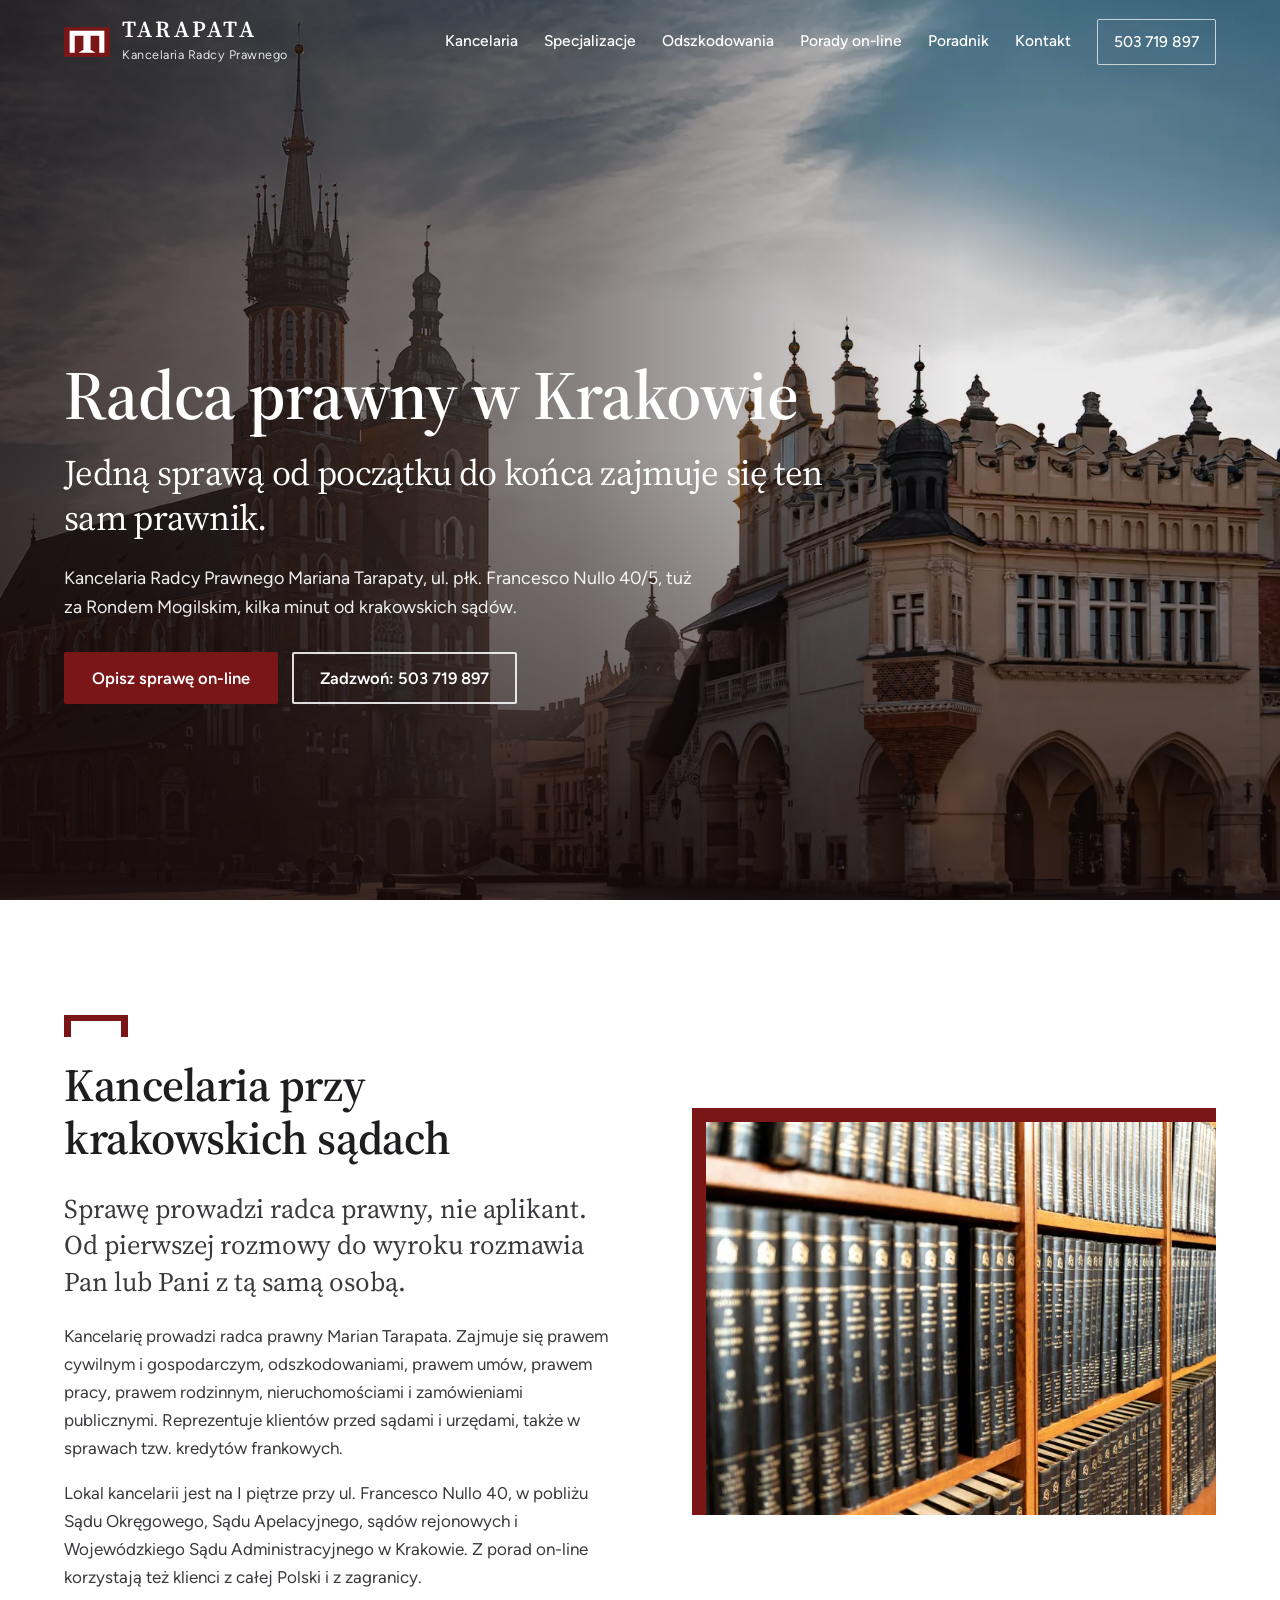
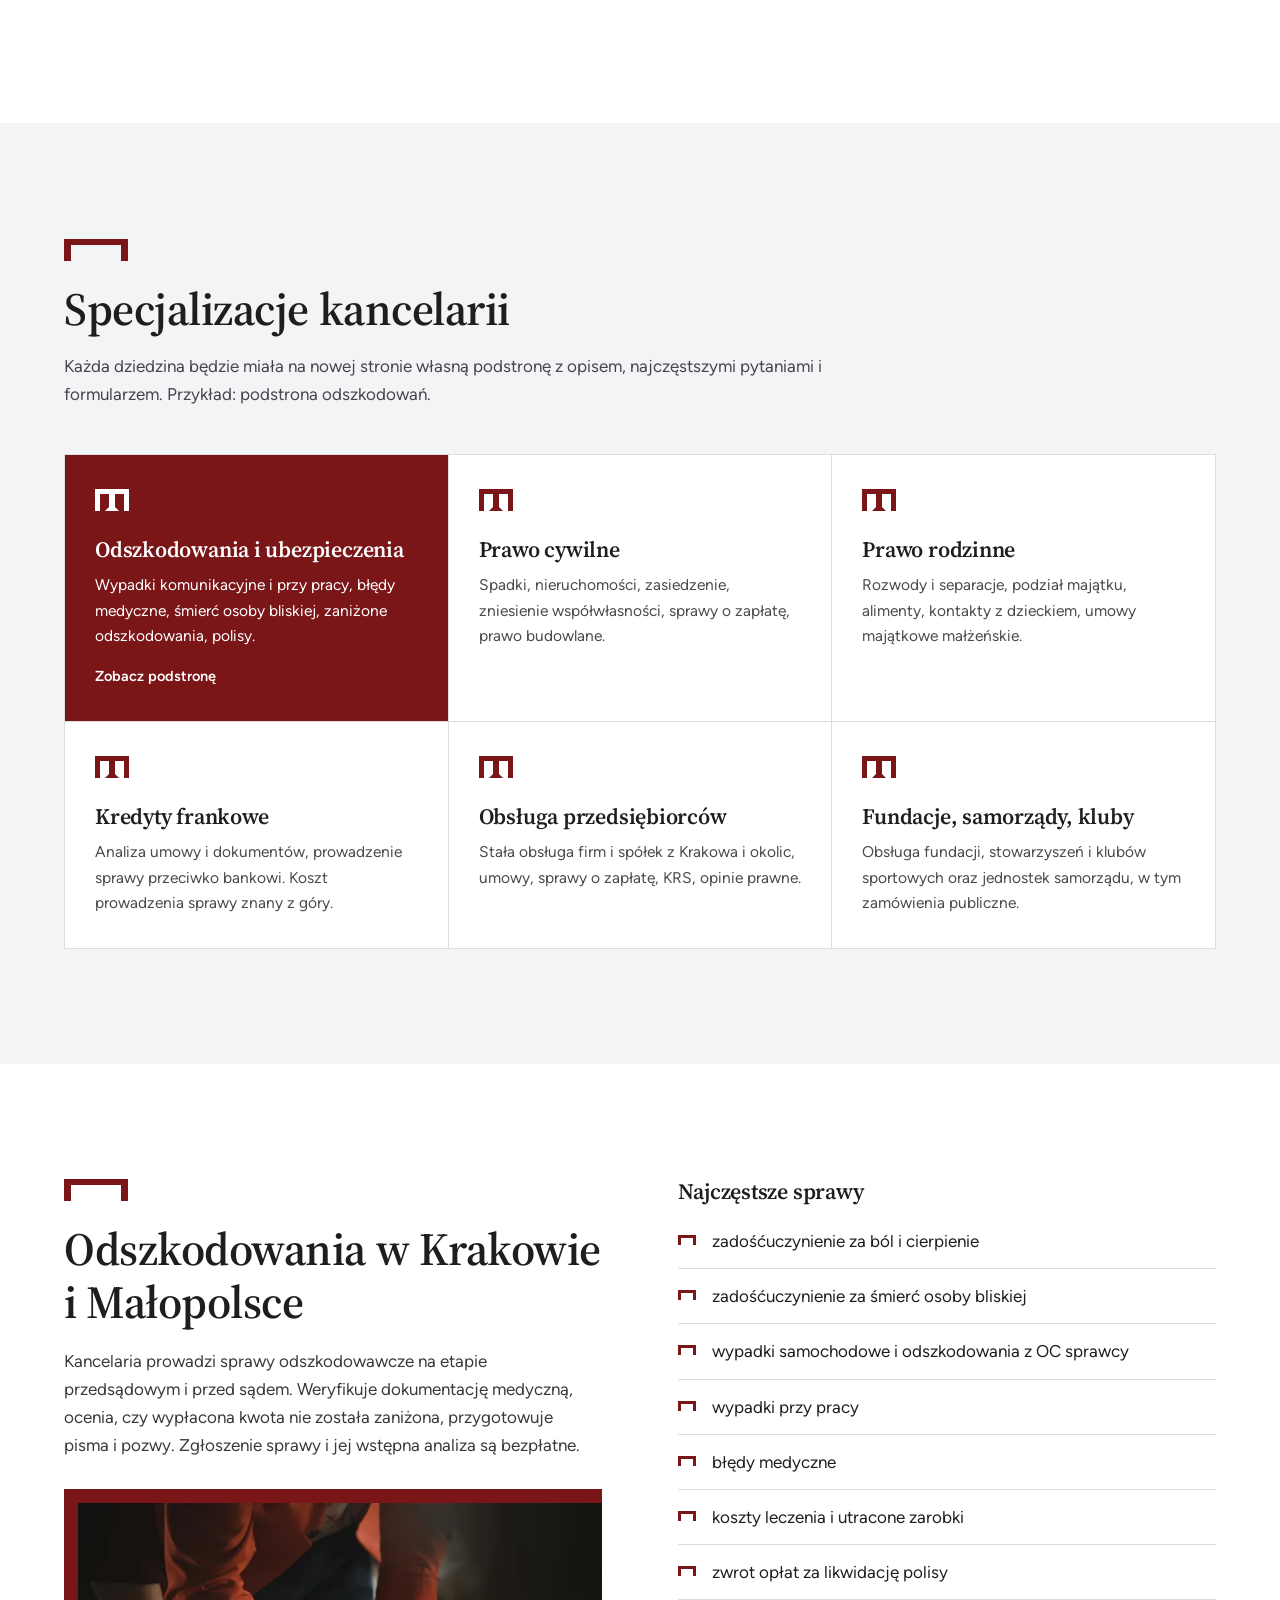
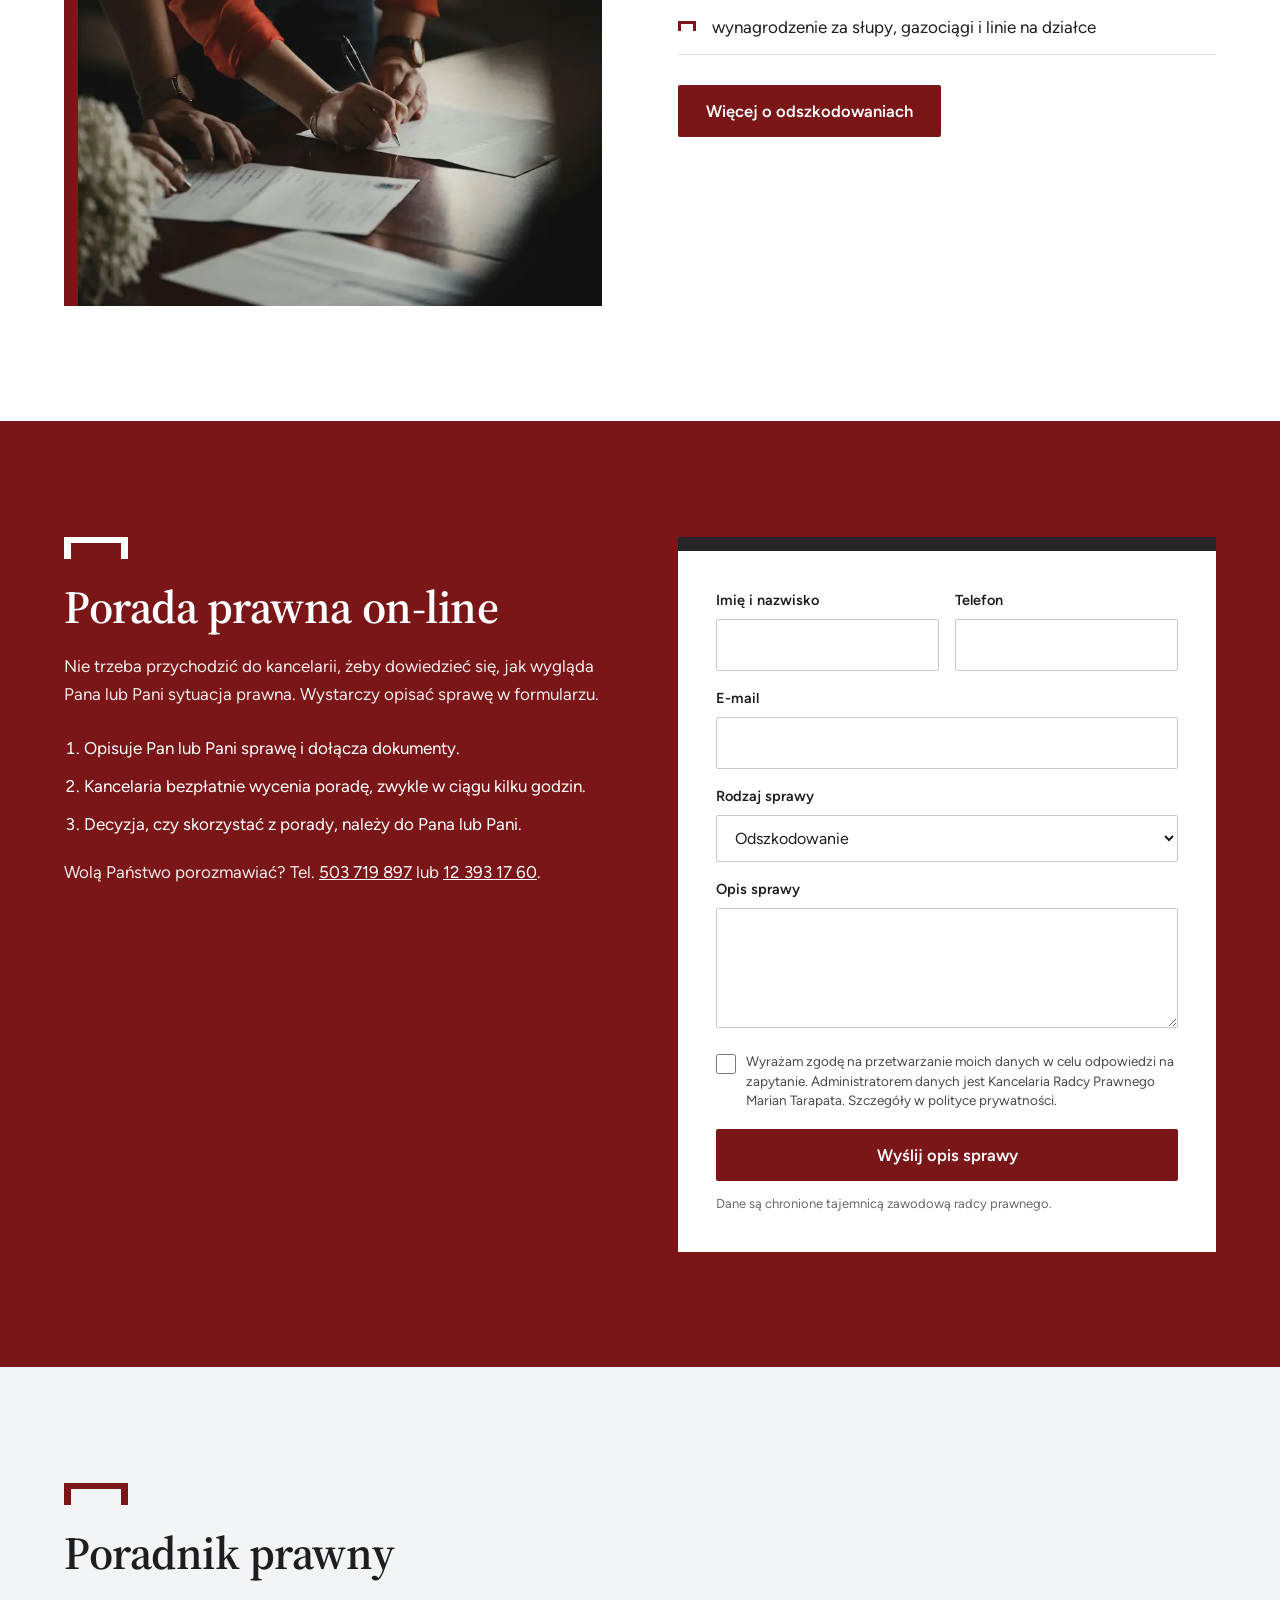
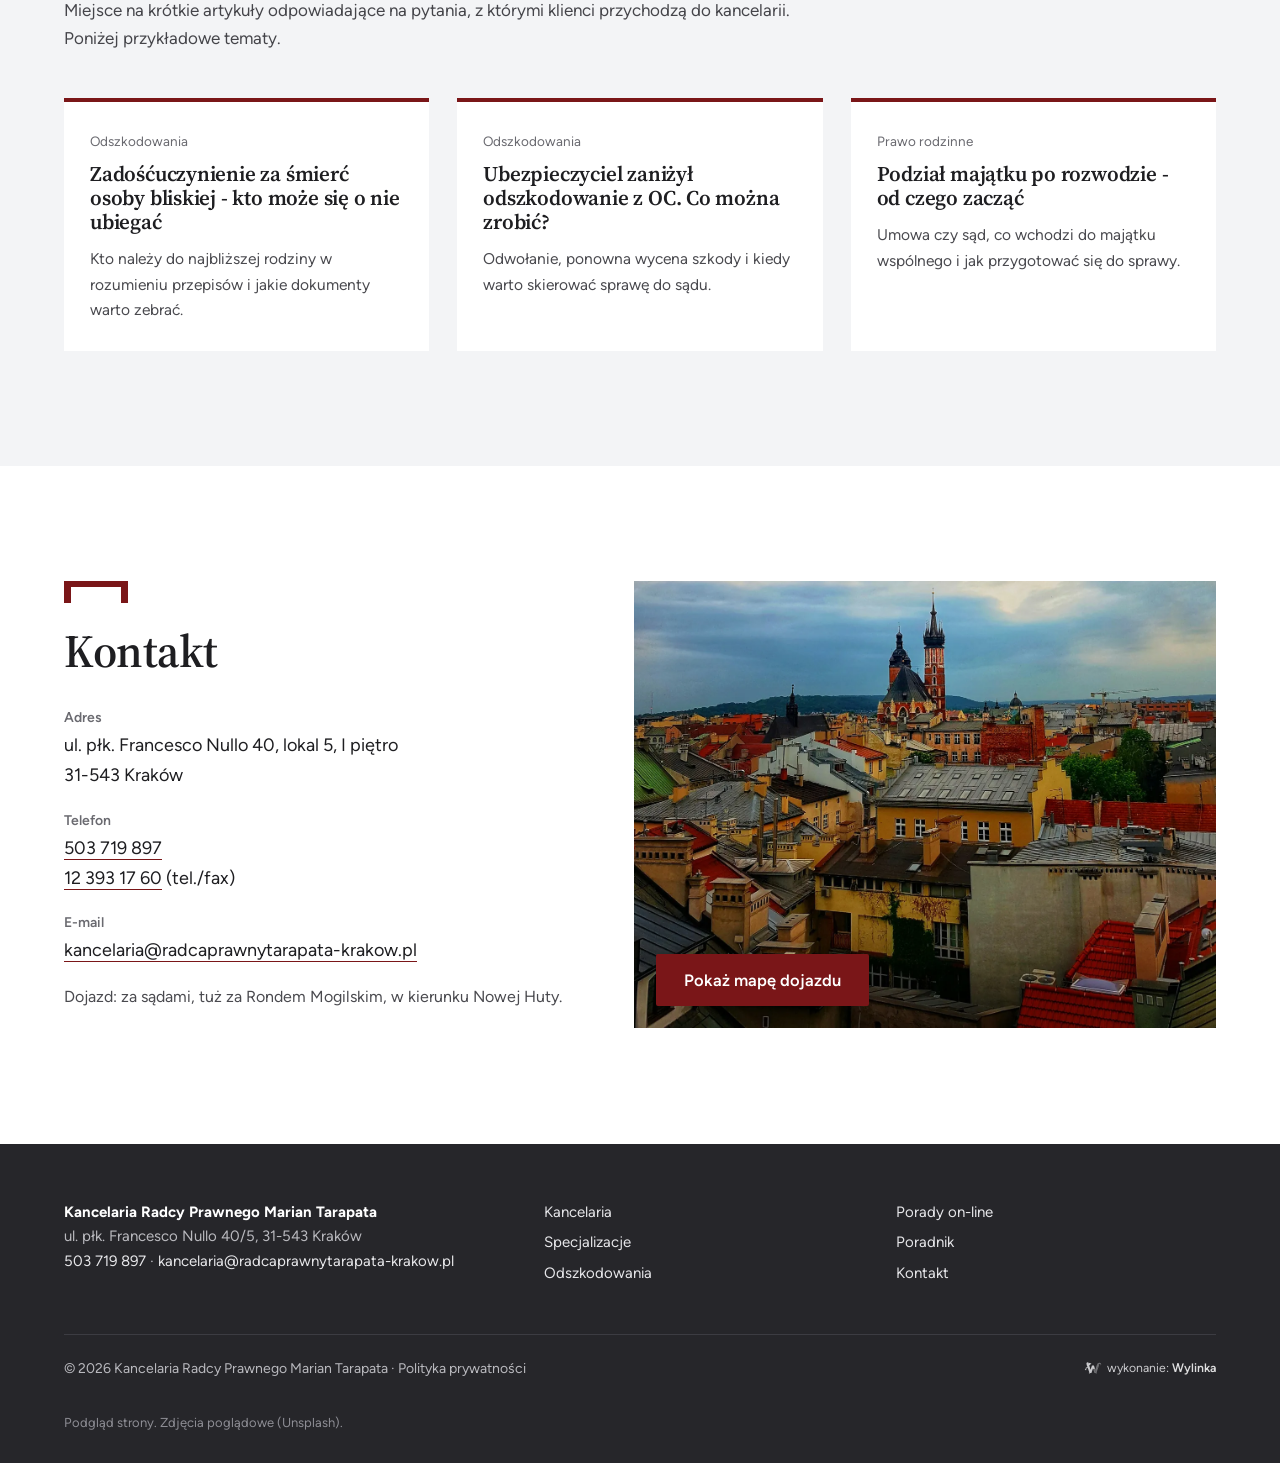
<file: index.html>
<!doctype html>
<html lang="pl">
<head>
<meta charset="utf-8">
<meta name="viewport" content="width=device-width,initial-scale=1">
<meta name="robots" content="noindex, nofollow" data-podglad>
<title>Radca prawny Kraków - Kancelaria Radcy Prawnego Marian Tarapata</title>
<meta name="description" content="Kancelaria Radcy Prawnego Mariana Tarapaty w Krakowie, ul. płk. Francesco Nullo 40/5, przy krakowskich sądach. Odszkodowania, prawo cywilne i rodzinne, kredyty frankowe, obsługa firm. Porady prawne on-line.">
<link rel="preload" as="image" imagesrcset="img/krakow-pion-480.webp 480w, img/krakow-pion-800.webp 800w" imagesizes="100vw" media="(max-width:760px)">
<link rel="preload" as="image" imagesrcset="img/krakow-1024.webp 1024w, img/krakow-1600.webp 1600w, img/krakow-2560.webp 2560w" imagesizes="100vw" media="(min-width:761px)">
<link rel="preload" href="fonts/sourceserif4-latin.woff2" as="font" type="font/woff2" crossorigin>
<link rel="stylesheet" href="style.css">
<link rel="icon" href="data:image/svg+xml,%3Csvg xmlns='http://www.w3.org/2000/svg' viewBox='0 0 90 58'%3E%3Crect width='90' height='58' fill='%237A1618'/%3E%3Cpath d='M11 7H79V50H69V17H52V44L62 50H28L38 44V17H21V50H11Z' fill='%23fff'/%3E%3C/svg%3E">
<script type="application/ld+json">
{"@context":"https://schema.org","@type":"LegalService","name":"Kancelaria Radcy Prawnego Marian Tarapata","url":"https://radcaprawnytarapata-krakow.pl/","telephone":["+48503719897","+48123931760"],"email":"kancelaria@radcaprawnytarapata-krakow.pl","address":{"@type":"PostalAddress","streetAddress":"ul. płk. Francesco Nullo 40/5","postalCode":"31-543","addressLocality":"Kraków","addressRegion":"małopolskie","addressCountry":"PL"},"areaServed":["Kraków","województwo małopolskie"],"founder":{"@type":"Person","name":"Marian Tarapata","jobTitle":"radca prawny"},"knowsAbout":["odszkodowania","prawo cywilne","prawo rodzinne","kredyty frankowe","prawo gospodarcze","zamówienia publiczne"]}
</script>
<style>
.wylinka-badge{display:inline-flex;align-items:center;gap:.4em;color:inherit;text-decoration:none;font-size:.875em;line-height:1;opacity:.85}
.wylinka-badge:hover,.wylinka-badge:focus-visible{opacity:1}
.wylinka-badge:focus-visible{outline:2px solid currentColor;outline-offset:3px;border-radius:2px}
.wylinka-badge svg{width:18px;height:18px;flex:none;overflow:visible}
.wylinka-badge b{font-weight:600}
.wylinka-badge .wy-old{opacity:.45;transform-origin:40px 30px;transition:transform .32s cubic-bezier(.3,.7,.4,1),opacity .32s ease-out}
.wylinka-badge .wy-pod{opacity:0;transition:opacity .2s ease-out .08s}
.wylinka-badge:hover .wy-old,.wylinka-badge:focus-visible .wy-old{transform:translate(9px,7px) rotate(9deg);opacity:0}
.wylinka-badge:hover .wy-pod,.wylinka-badge:focus-visible .wy-pod{opacity:1}
@media (prefers-reduced-motion:reduce){.wylinka-badge .wy-old,.wylinka-badge .wy-pod{transition:none}.wylinka-badge:hover .wy-old,.wylinka-badge:focus-visible .wy-old{transform:none;opacity:.45}.wylinka-badge:hover .wy-pod,.wylinka-badge:focus-visible .wy-pod{opacity:0}}
</style>
</head>
<body>

<header class="top">
 <div class="wrap">
  <a class="marka" href="./" aria-label="Kancelaria Radcy Prawnego Marian Tarapata - strona główna">
   <svg viewBox="0 0 90 58" aria-hidden="true"><rect width="90" height="58" fill="#7A1618"/><path d="M11 7H79V50H69V17H52V44L62 50H28L38 44V17H21V50H11Z" fill="#fff"/></svg>
   <span><b>TARAPATA</b><small>Kancelaria Radcy Prawnego</small></span>
  </a>
  <button class="burger" aria-label="Menu" aria-expanded="false"><span></span><span></span><span></span></button>
  <nav class="menu" aria-label="Menu główne">
   <a href="#kancelaria">Kancelaria</a>
   <a href="#specjalizacje">Specjalizacje</a>
   <a href="odszkodowania.html">Odszkodowania</a>
   <a href="#porady">Porady on-line</a>
   <a href="#poradnik">Poradnik</a>
   <a href="#kontakt">Kontakt</a>
   <a class="tel" href="tel:+48503719897">503 719 897</a>
  </nav>
 </div>
</header>

<main>
<section class="hero" aria-label="Wprowadzenie">
 <picture>
  <source media="(max-width:760px)" srcset="img/krakow-pion-480.webp 480w, img/krakow-pion-800.webp 800w, img/krakow-pion-1100.webp 1100w" sizes="100vw">
  <img src="img/krakow-1600.webp" srcset="img/krakow-1024.webp 1024w, img/krakow-1600.webp 1600w, img/krakow-2560.webp 2560w" sizes="100vw" width="2560" height="1707" alt="Rynek Główny w Krakowie z Bazyliką Mariacką i Sukiennicami" fetchpriority="high">
 </picture>
 <div class="wrap">
  <h1>Radca prawny w Krakowie <span>Jedną sprawą od początku do końca zajmuje się ten sam prawnik.</span></h1>
  <p class="lead">Kancelaria Radcy Prawnego Mariana Tarapaty, ul. płk. Francesco Nullo 40/5, tuż za Rondem Mogilskim, kilka minut od krakowskich sądów.</p>
  <div class="cta">
   <a class="btn btn-b" href="#porady">Opisz sprawę on-line</a>
   <a class="btn btn-w" href="tel:+48503719897">Zadzwoń: 503 719 897</a>
  </div>
 </div>
</section>

<section id="kancelaria">
 <div class="wrap intro">
  <div>
   <svg class="portyk" viewBox="0 0 64 22" aria-hidden="true"><path d="M0 0H64V22H57V6H7V22H0Z"/></svg>
   <h2>Kancelaria przy krakowskich sądach</h2>
   <p class="zasada">Sprawę prowadzi radca prawny, nie aplikant. Od pierwszej rozmowy do wyroku rozmawia Pan lub Pani z tą samą osobą.</p>
   <p>Kancelarię prowadzi radca prawny Marian Tarapata. Zajmuje się prawem cywilnym i gospodarczym, odszkodowaniami, prawem umów, prawem pracy, prawem rodzinnym, nieruchomościami i zamówieniami publicznymi. Reprezentuje klientów przed sądami i urzędami, także w sprawach tzw. kredytów frankowych.</p>
   <p>Lokal kancelarii jest na I piętrze przy ul. Francesco Nullo 40, w pobliżu Sądu Okręgowego, Sądu Apelacyjnego, sądów rejonowych i Wojewódzkiego Sądu Administracyjnego w Krakowie. Z porad on-line korzystają też klienci z całej Polski i z zagranicy.</p>
  </div>
  <div class="ramka"><img src="img/ksiegi-800.webp" srcset="img/ksiegi-800.webp 800w, img/ksiegi-1400.webp 1400w" sizes="(max-width:760px) 100vw, 46vw" width="1400" height="934" alt="Regał z księgami prawniczymi" loading="lazy"></div>
 </div>
</section>

<section id="specjalizacje" class="szare">
 <div class="wrap">
  <div class="naglowek">
   <svg class="portyk" viewBox="0 0 64 22" aria-hidden="true"><path d="M0 0H64V22H57V6H7V22H0Z"/></svg>
   <h2>Specjalizacje kancelarii</h2>
   <p>Każda dziedzina będzie miała na nowej stronie własną podstronę z opisem, najczęstszymi pytaniami i formularzem. Przykład: podstrona odszkodowań.</p>
  </div>
  <div class="specjalizacje">
   <a class="spec wyr" href="odszkodowania.html"><svg viewBox="0 0 34 22" aria-hidden="true"><path d="M0 0H34V22H29V5H5V22H0Z" fill="#fff"/><path d="M14 5H20V18L24 22H10L14 18Z" fill="#fff"/></svg><h3>Odszkodowania i ubezpieczenia</h3><p>Wypadki komunikacyjne i przy pracy, błędy medyczne, śmierć osoby bliskiej, zaniżone odszkodowania, polisy.</p><span class="dalej">Zobacz podstronę</span></a>
   <div class="spec"><svg viewBox="0 0 34 22" aria-hidden="true"><path d="M0 0H34V22H29V5H5V22H0Z" fill="#7A1618"/><path d="M14 5H20V18L24 22H10L14 18Z" fill="#7A1618"/></svg><h3>Prawo cywilne</h3><p>Spadki, nieruchomości, zasiedzenie, zniesienie współwłasności, sprawy o zapłatę, prawo budowlane.</p></div>
   <div class="spec"><svg viewBox="0 0 34 22" aria-hidden="true"><path d="M0 0H34V22H29V5H5V22H0Z" fill="#7A1618"/><path d="M14 5H20V18L24 22H10L14 18Z" fill="#7A1618"/></svg><h3>Prawo rodzinne</h3><p>Rozwody i separacje, podział majątku, alimenty, kontakty z dzieckiem, umowy majątkowe małżeńskie.</p></div>
   <div class="spec"><svg viewBox="0 0 34 22" aria-hidden="true"><path d="M0 0H34V22H29V5H5V22H0Z" fill="#7A1618"/><path d="M14 5H20V18L24 22H10L14 18Z" fill="#7A1618"/></svg><h3>Kredyty frankowe</h3><p>Analiza umowy i dokumentów, prowadzenie sprawy przeciwko bankowi. Koszt prowadzenia sprawy znany z góry.</p></div>
   <div class="spec"><svg viewBox="0 0 34 22" aria-hidden="true"><path d="M0 0H34V22H29V5H5V22H0Z" fill="#7A1618"/><path d="M14 5H20V18L24 22H10L14 18Z" fill="#7A1618"/></svg><h3>Obsługa przedsiębiorców</h3><p>Stała obsługa firm i spółek z Krakowa i okolic, umowy, sprawy o zapłatę, KRS, opinie prawne.</p></div>
   <div class="spec"><svg viewBox="0 0 34 22" aria-hidden="true"><path d="M0 0H34V22H29V5H5V22H0Z" fill="#7A1618"/><path d="M14 5H20V18L24 22H10L14 18Z" fill="#7A1618"/></svg><h3>Fundacje, samorządy, kluby</h3><p>Obsługa fundacji, stowarzyszeń i klubów sportowych oraz jednostek samorządu, w tym zamówienia publiczne.</p></div>
  </div>
 </div>
</section>

<section id="odszkodowania">
 <div class="wrap dwie">
  <div>
   <svg class="portyk" viewBox="0 0 64 22" aria-hidden="true"><path d="M0 0H64V22H57V6H7V22H0Z"/></svg>
   <h2>Odszkodowania w Krakowie i Małopolsce</h2>
   <p style="margin-top:18px;color:#3a3a3e">Kancelaria prowadzi sprawy odszkodowawcze na etapie przedsądowym i przed sądem. Weryfikuje dokumentację medyczną, ocenia, czy wypłacona kwota nie została zaniżona, przygotowuje pisma i pozwy. Zgłoszenie sprawy i jej wstępna analiza są bezpłatne.</p>
   <div class="ramka" style="margin-top:30px"><img src="img/podpis-800.webp" srcset="img/podpis-800.webp 800w, img/podpis-1400.webp 1400w" sizes="(max-width:760px) 100vw, 46vw" width="1400" height="1050" alt="Podpisywanie dokumentów przy biurku" loading="lazy"></div>
  </div>
  <div>
   <h3 style="margin-bottom:10px">Najczęstsze sprawy</h3>
   <ul class="lista">
    <li>zadośćuczynienie za ból i cierpienie</li>
    <li>zadośćuczynienie za śmierć osoby bliskiej</li>
    <li>wypadki samochodowe i odszkodowania z OC sprawcy</li>
    <li>wypadki przy pracy</li>
    <li>błędy medyczne</li>
    <li>koszty leczenia i utracone zarobki</li>
    <li>zwrot opłat za likwidację polisy</li>
    <li>wynagrodzenie za słupy, gazociągi i linie na działce</li>
   </ul>
   <div class="cta"><a class="btn btn-b" href="odszkodowania.html">Więcej o odszkodowaniach</a></div>
  </div>
 </div>
</section>

<section id="porady" class="bordo">
 <div class="wrap dwie">
  <div>
   <svg class="portyk" viewBox="0 0 64 22" aria-hidden="true"><path d="M0 0H64V22H57V6H7V22H0Z"/></svg>
   <h2>Porada prawna on-line</h2>
   <p style="margin-top:18px">Nie trzeba przychodzić do kancelarii, żeby dowiedzieć się, jak wygląda Pana lub Pani sytuacja prawna. Wystarczy opisać sprawę w formularzu.</p>
   <ol class="kroki">
    <li>Opisuje Pan lub Pani sprawę i dołącza dokumenty.</li>
    <li>Kancelaria bezpłatnie wycenia poradę, zwykle w ciągu kilku godzin.</li>
    <li>Decyzja, czy skorzystać z porady, należy do Pana lub Pani.</li>
   </ol>
   <p style="margin-top:20px">Wolą Państwo porozmawiać? Tel. <a href="tel:+48503719897" style="color:#fff">503 719 897</a> lub <a href="tel:+48123931760" style="color:#fff">12 393 17 60</a>.</p>
  </div>
  <form class="form" onsubmit="event.preventDefault();this.querySelector('.info').textContent='To podgląd strony - formularz zacznie wysyłać wiadomości po wdrożeniu.';">
   <div class="pola">
    <div><label for="f-imie">Imię i nazwisko</label><input id="f-imie" name="imie" autocomplete="name" required></div>
    <div><label for="f-tel">Telefon</label><input id="f-tel" name="telefon" type="tel" autocomplete="tel"></div>
   </div>
   <label for="f-mail">E-mail</label><input id="f-mail" name="email" type="email" autocomplete="email" required>
   <label for="f-rodzaj">Rodzaj sprawy</label>
   <select id="f-rodzaj" name="rodzaj"><option>Odszkodowanie</option><option>Prawo cywilne, spadek, nieruchomość</option><option>Prawo rodzinne</option><option>Kredyt frankowy</option><option>Sprawa firmy</option><option>Inna</option></select>
   <label for="f-opis">Opis sprawy</label><textarea id="f-opis" name="opis" required></textarea>
   <label class="zgoda"><input type="checkbox" required> <span>Wyrażam zgodę na przetwarzanie moich danych w celu odpowiedzi na zapytanie. Administratorem danych jest Kancelaria Radcy Prawnego Marian Tarapata. Szczegóły w polityce prywatności.</span></label>
   <button class="btn btn-b" type="submit">Wyślij opis sprawy</button>
   <p class="info">Dane są chronione tajemnicą zawodową radcy prawnego.</p>
  </form>
 </div>
</section>

<section id="poradnik" class="szare">
 <div class="wrap">
  <div class="naglowek">
   <svg class="portyk" viewBox="0 0 64 22" aria-hidden="true"><path d="M0 0H64V22H57V6H7V22H0Z"/></svg>
   <h2>Poradnik prawny</h2>
   <p>Miejsce na krótkie artykuły odpowiadające na pytania, z którymi klienci przychodzą do kancelarii. Poniżej przykładowe tematy.</p>
  </div>
  <div class="wpisy">
   <article class="wpis"><small>Odszkodowania</small><h3>Zadośćuczynienie za śmierć osoby bliskiej - kto może się o nie ubiegać</h3><p>Kto należy do najbliższej rodziny w rozumieniu przepisów i jakie dokumenty warto zebrać.</p></article>
   <article class="wpis"><small>Odszkodowania</small><h3>Ubezpieczyciel zaniżył odszkodowanie z OC. Co można zrobić?</h3><p>Odwołanie, ponowna wycena szkody i kiedy warto skierować sprawę do sądu.</p></article>
   <article class="wpis"><small>Prawo rodzinne</small><h3>Podział majątku po rozwodzie - od czego zacząć</h3><p>Umowa czy sąd, co wchodzi do majątku wspólnego i jak przygotować się do sprawy.</p></article>
  </div>
 </div>
</section>

<section id="kontakt">
 <div class="wrap kontakt">
  <div class="dane">
   <svg class="portyk" viewBox="0 0 64 22" aria-hidden="true"><path d="M0 0H64V22H57V6H7V22H0Z"/></svg>
   <h2 style="margin-bottom:28px">Kontakt</h2>
   <p><strong>Adres</strong>ul. płk. Francesco Nullo 40, lokal 5, I piętro<br>31-543 Kraków</p>
   <p><strong>Telefon</strong><a href="tel:+48503719897">503 719 897</a><br><a href="tel:+48123931760">12 393 17 60</a> (tel./fax)</p>
   <p><strong>E-mail</strong><a href="mailto:kancelaria@radcaprawnytarapata-krakow.pl">kancelaria@radcaprawnytarapata-krakow.pl</a></p>
   <p style="font-size:16px;color:#4a4a4f">Dojazd: za sądami, tuż za Rondem Mogilskim, w kierunku Nowej Huty.</p>
  </div>
  <div class="mapa" id="mapa"><button class="btn btn-b" type="button" onclick="var m=document.getElementById('mapa');m.innerHTML='<iframe title=&quot;Mapa dojazdu&quot; loading=&quot;lazy&quot; referrerpolicy=&quot;no-referrer-when-downgrade&quot; src=&quot;https://www.google.com/maps?q=Francesco+Nullo+40,+31-543+Krak%C3%B3w&amp;output=embed&quot;></iframe>';">Pokaż mapę dojazdu</button></div>
 </div>
</section>
</main>

<footer class="stopka">
 <div class="wrap">
  <div><b>Kancelaria Radcy Prawnego Marian Tarapata</b><br>ul. płk. Francesco Nullo 40/5, 31-543 Kraków<br><a href="tel:+48503719897">503 719 897</a> · <a href="mailto:kancelaria@radcaprawnytarapata-krakow.pl">kancelaria@radcaprawnytarapata-krakow.pl</a></div>
  <div><ul><li><a href="#kancelaria">Kancelaria</a></li><li><a href="#specjalizacje">Specjalizacje</a></li><li><a href="odszkodowania.html">Odszkodowania</a></li></ul></div>
  <div><ul><li><a href="#porady">Porady on-line</a></li><li><a href="#poradnik">Poradnik</a></li><li><a href="#kontakt">Kontakt</a></li></ul></div>
  <div class="dol"><span>© 2026 Kancelaria Radcy Prawnego Marian Tarapata · Polityka prywatności</span><a class="wylinka-badge" href="https://wylinka.pl/?utm_source=radcaprawnytarapata-krakow.pl&amp;utm_medium=stopka&amp;utm_campaign=wykonanie" rel="noopener" title="Strona wykonana przez Wylinka"><svg viewBox="0 0 64 64" aria-hidden="true" focusable="false" fill="currentColor"><path d="M9.8 22.8l-1.2-7.9 2.2-3.7 15.5 4.6-.5 1.5-7.2 5.5 4.7 15.6 5-15.6 7 0 4.1 12.7-4.2-.9-2.6 1.8-.8-2.2-5.3 15.6-4.3 0 .4 .2-2.1 2.8-1.3-1.1 1.1-1.4-3.1 .2-.1-1.7 2.2-.1-5.7-16.5-4.8 .6-.8 3.1 0 .5-.3 .5 .8 2.2-1.6 .5-.4-1.3-.8 1.6-1.5-.8 .8-1.6-1.4 .6-.6-1.6 2.3-.8 .2-.4 1.3-4.8 5.9-.8-2.4-6.9zM15.2 13.7l-.1-.4-.4 .8-.1 .8 .1 1 .1 .4 .3 .7 .3-.9 .1-.7 0-.8z"/><path class="wy-pod" d="M37.1 49.8l-4.5-13.3 2.6-1.8 4.2 .9 .9 2.8 3-9.7 0-.5 .1-.8 3.2-8.4 .5-1 .6-1 .9-1.1 1.3-1 1.1-.7 1.4-.5 1.4-.3 .7 0 .9 0 1.2 .3 1.4 .6 .8 .5 .7 .7 .6 .7 .5 .9 .3 .9 .1 .9 0 .8-.2 .9-.5 .9-.5 .6-.7 .5-.7 .3-.1-.1 0-.1 .5-.5 .3-.7 .2-.5 0-.6-.1-.6-.3-.7-.4-.5-.4-.4-.5-.3-.6-.3-.7 0-.7 .1-.6 .1-.5 .4-.5 .5-.3 .5-.2 .7-.1 1.5-1.4 5.1-.8 3.3-.3 .7-.5 .7-6 17.5 1.9 .1-.1 1.7-3.1-.2 1.1 1.4-1.3 1.1-2.1-2.8 .4-.2z"/><path class="wy-old" d="M40.8 50l.4-.2-4.1 0-4.2-12.5 2.5-1.7 4.3 .9 .6 1.9 .6-1.6 0-.3 2.4-7.8 0-.5 .1-.8 3.2-8.4 .4-.8 .6-.9 .9-1.2 .9-.9 1.3-.8 1.4-.6 1.2-.3 1.4-.1 1.3 .1 .6 .2 .8 .3 1.1 .6 .9 .7 .7 .9 .5 .9 .3 .9 .1 1.1-.1 .9-.3 .9-.4 .7-.6 .7-.6 .4-.6 .2-.1-.1 0-.1 .5-.5 .3-.7 .2-.5 0-.5-.1-.6-.2-.6-.3-.5-.4-.5-.5-.3-.6-.3-.7-.1-.6 0-.6 .1-.6 .3-.6 .5-.3 .4-.2 .5-.1 .5-.1 1.5-1.4 5.1-.8 3.3-.3 .7-.5 .7-6 17.5 1.9 .1-.1 1.7-3.1-.2 1.1 1.4-1.3 1.1zM49.6 17.1l.6 1.7-1.5 1.9 .4 .4 1.8-2.1-.7-2.1zM48.1 28.3l.5 1.8-1.7 1.8 .4 .4 1.9-2-.6-2.2zM37.9 41.7l1.7-1.5-.4-.4-1.7 1.4zM42.6 38.7l-1.5 2.8 1.1 2-1.3 2.6 .5 .2 1.5-2.8-1.1-2 1.4-2.5z"/></svg><span>wykonanie: <b>Wylinka</b></span></a></div>
  <div class="podglad-info" style="grid-column:1/-1">Podgląd strony. Zdjęcia poglądowe (Unsplash).</div>
 </div>
</footer>
<script>
var b=document.querySelector('.burger'),m=document.querySelector('.menu');
b.addEventListener('click',function(){var o=m.classList.toggle('otwarte');b.classList.toggle('otwarte',o);b.setAttribute('aria-expanded',o)});
m.querySelectorAll('a').forEach(function(a){a.addEventListener('click',function(){m.classList.remove('otwarte');b.classList.remove('otwarte');b.setAttribute('aria-expanded',false)})});
</script>
</body>
</html>
</file>
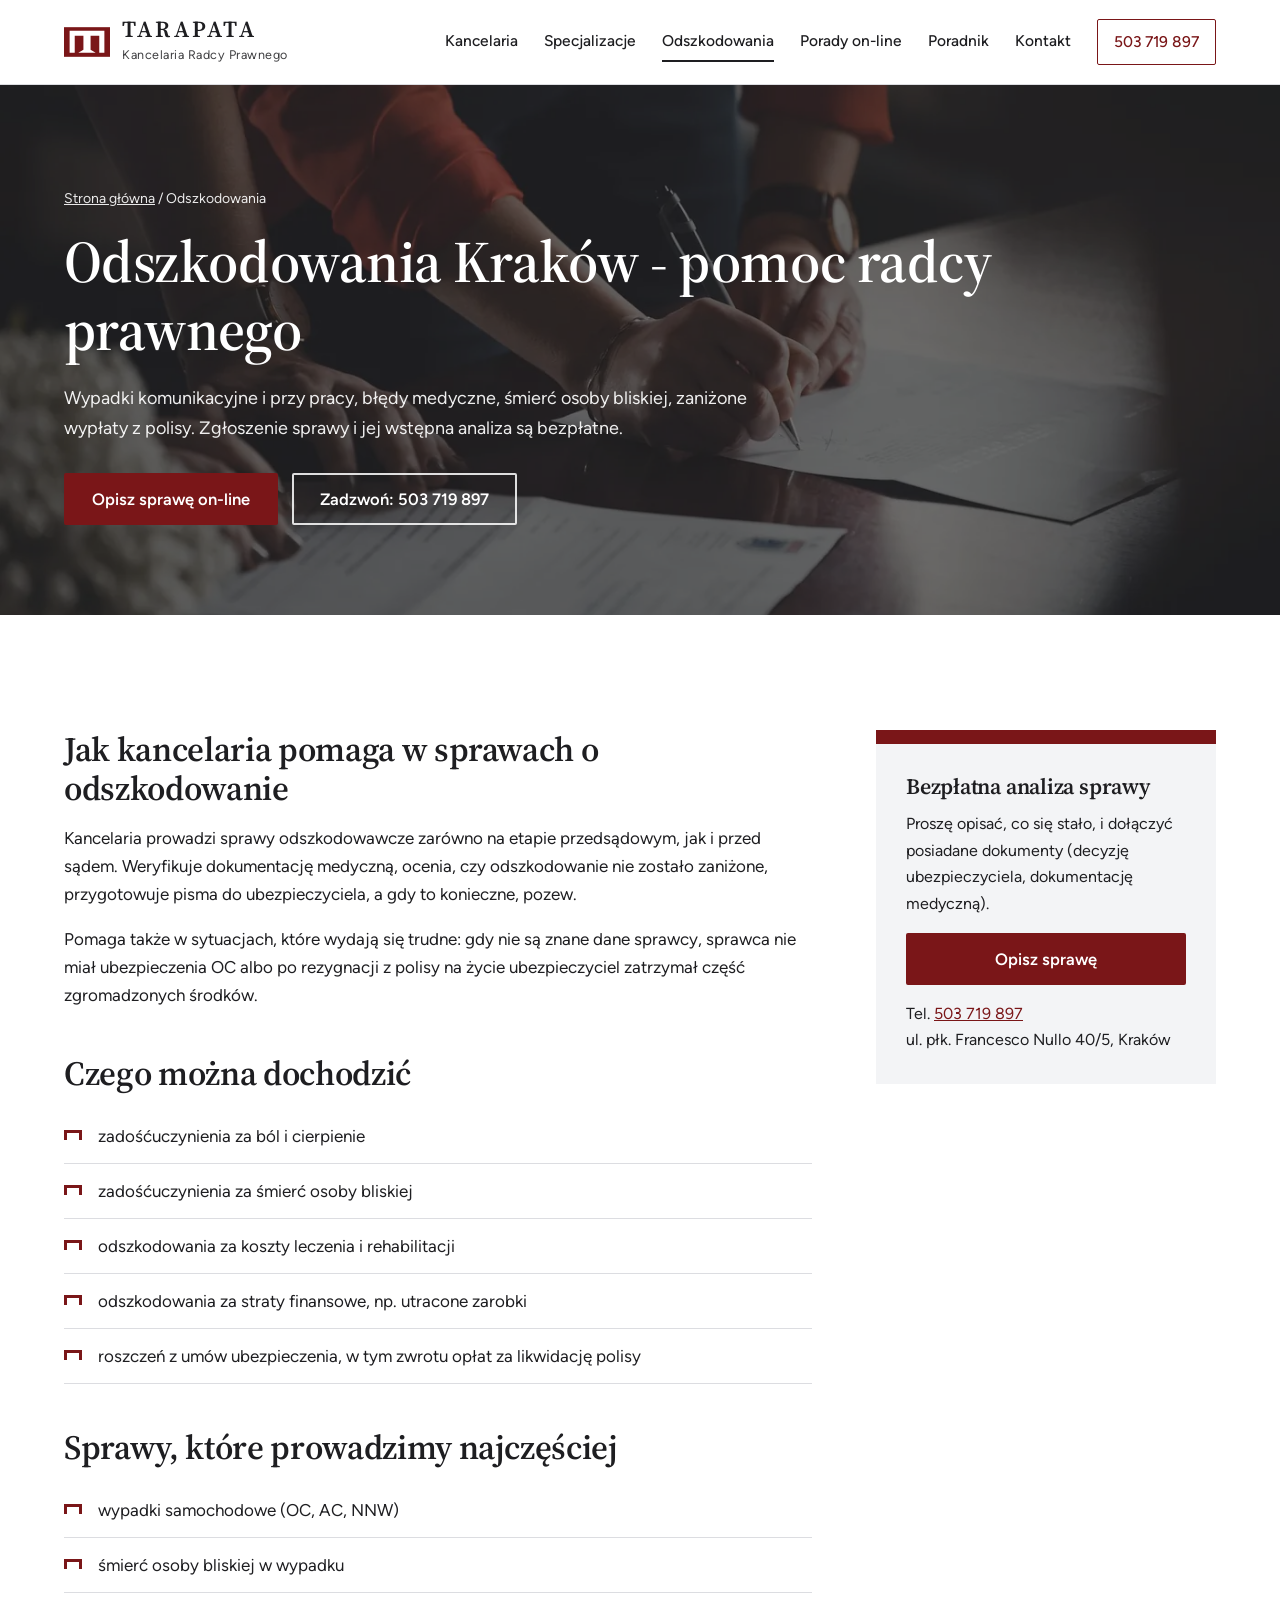
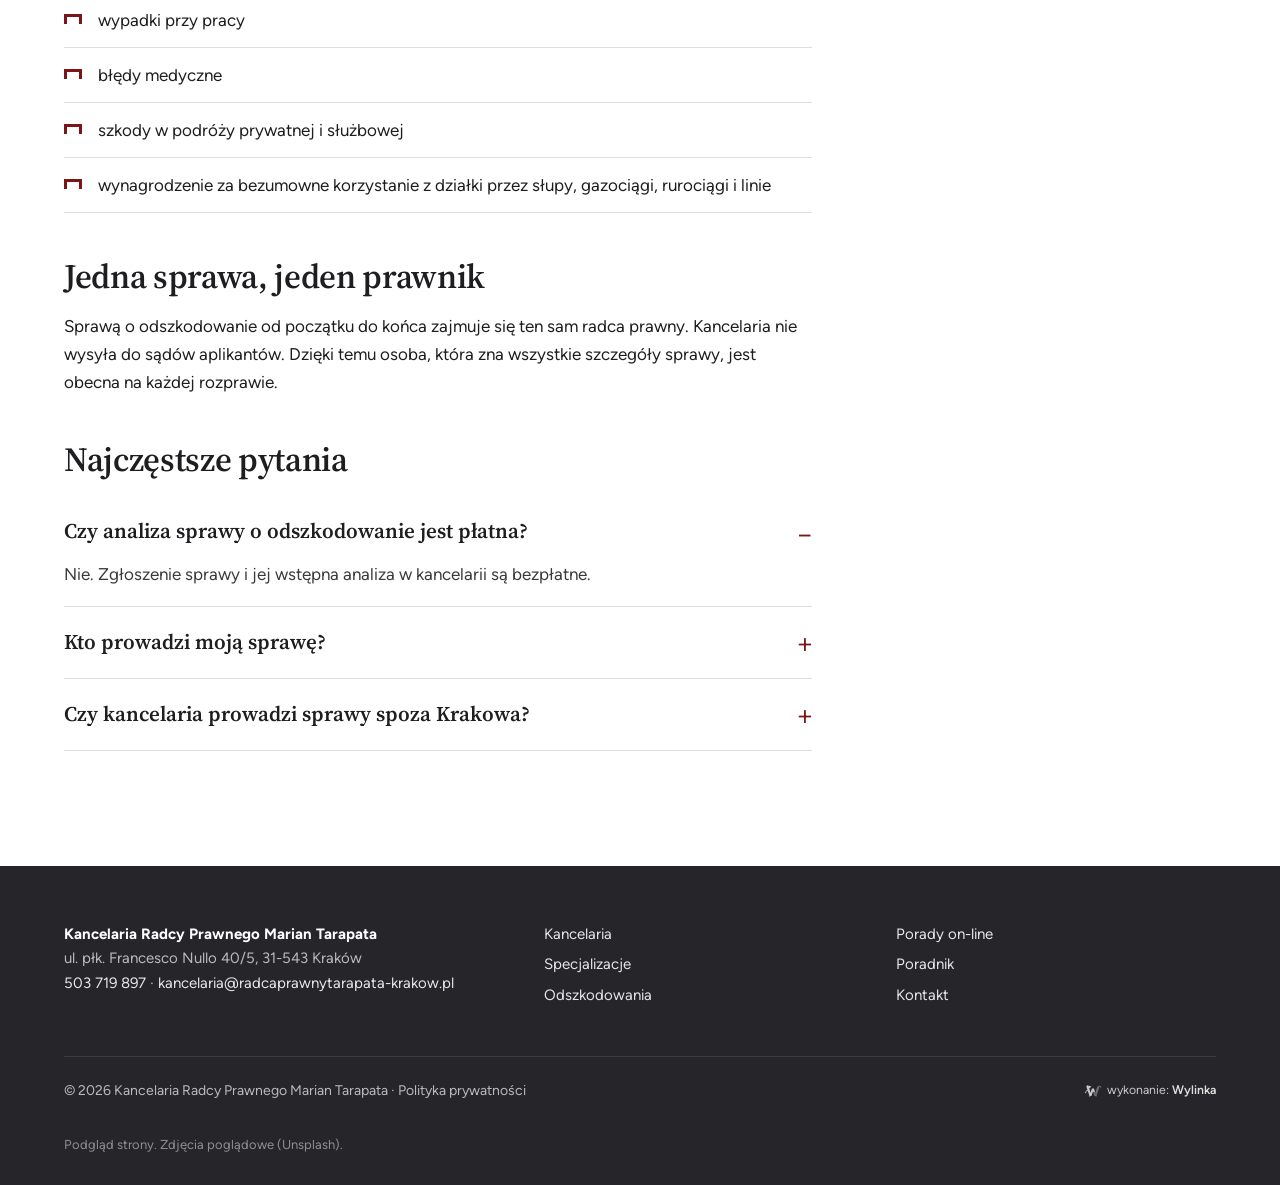
<file: odszkodowania.html>
<!doctype html>
<html lang="pl">
<head>
<meta charset="utf-8">
<meta name="viewport" content="width=device-width,initial-scale=1">
<meta name="robots" content="noindex, nofollow" data-podglad>
<title>Odszkodowania Kraków - radca prawny Marian Tarapata</title>
<meta name="description" content="Prawnik od odszkodowań w Krakowie: wypadki komunikacyjne i przy pracy, błędy medyczne, zadośćuczynienie za śmierć osoby bliskiej, zaniżone odszkodowania. Bezpłatna analiza sprawy.">
<link rel="preload" href="fonts/sourceserif4-latin.woff2" as="font" type="font/woff2" crossorigin>
<link rel="stylesheet" href="style.css">
<link rel="icon" href="data:image/svg+xml,%3Csvg xmlns='http://www.w3.org/2000/svg' viewBox='0 0 90 58'%3E%3Crect width='90' height='58' fill='%237A1618'/%3E%3Cpath d='M11 7H79V50H69V17H52V44L62 50H28L38 44V17H21V50H11Z' fill='%23fff'/%3E%3C/svg%3E">
<script type="application/ld+json">
[{"@context":"https://schema.org","@type":"LegalService","name":"Kancelaria Radcy Prawnego Marian Tarapata - odszkodowania","url":"https://radcaprawnytarapata-krakow.pl/odszkodowania/","telephone":"+48503719897","address":{"@type":"PostalAddress","streetAddress":"ul. płk. Francesco Nullo 40/5","postalCode":"31-543","addressLocality":"Kraków","addressCountry":"PL"},"areaServed":"województwo małopolskie","serviceType":"Dochodzenie odszkodowań i zadośćuczynień"},
{"@context":"https://schema.org","@type":"BreadcrumbList","itemListElement":[{"@type":"ListItem","position":1,"name":"Strona główna","item":"https://radcaprawnytarapata-krakow.pl/"},{"@type":"ListItem","position":2,"name":"Odszkodowania","item":"https://radcaprawnytarapata-krakow.pl/odszkodowania/"}]},
{"@context":"https://schema.org","@type":"FAQPage","mainEntity":[
{"@type":"Question","name":"Czy analiza sprawy o odszkodowanie jest płatna?","acceptedAnswer":{"@type":"Answer","text":"Nie. Zgłoszenie sprawy i jej wstępna analiza w kancelarii są bezpłatne."}},
{"@type":"Question","name":"Kto prowadzi moją sprawę?","acceptedAnswer":{"@type":"Answer","text":"Sprawę od początku do końca prowadzi ten sam radca prawny. Kancelaria nie wysyła do sądów aplikantów."}},
{"@type":"Question","name":"Czy kancelaria prowadzi sprawy spoza Krakowa?","acceptedAnswer":{"@type":"Answer","text":"Tak. Głównie z Krakowa i Małopolski, ale też z sąsiednich województw. Porady on-line są dostępne dla klientów z całej Polski i z zagranicy."}}]}]
</script>
<style>
.wylinka-badge{display:inline-flex;align-items:center;gap:.4em;color:inherit;text-decoration:none;font-size:.875em;line-height:1;opacity:.85}
.wylinka-badge:hover,.wylinka-badge:focus-visible{opacity:1}
.wylinka-badge:focus-visible{outline:2px solid currentColor;outline-offset:3px;border-radius:2px}
.wylinka-badge svg{width:18px;height:18px;flex:none;overflow:visible}
.wylinka-badge b{font-weight:600}
.wylinka-badge .wy-old{opacity:.45;transform-origin:40px 30px;transition:transform .32s cubic-bezier(.3,.7,.4,1),opacity .32s ease-out}
.wylinka-badge .wy-pod{opacity:0;transition:opacity .2s ease-out .08s}
.wylinka-badge:hover .wy-old,.wylinka-badge:focus-visible .wy-old{transform:translate(9px,7px) rotate(9deg);opacity:0}
.wylinka-badge:hover .wy-pod,.wylinka-badge:focus-visible .wy-pod{opacity:1}
@media (prefers-reduced-motion:reduce){.wylinka-badge .wy-old,.wylinka-badge .wy-pod{transition:none}.wylinka-badge:hover .wy-old,.wylinka-badge:focus-visible .wy-old{transform:none;opacity:.45}.wylinka-badge:hover .wy-pod,.wylinka-badge:focus-visible .wy-pod{opacity:0}}
</style>
</head>
<body>

<header class="top jasny">
 <div class="wrap">
  <a class="marka" href="./" aria-label="Kancelaria Radcy Prawnego Marian Tarapata - strona główna">
   <svg viewBox="0 0 90 58" aria-hidden="true"><rect width="90" height="58" fill="#7A1618"/><path d="M11 7H79V50H69V17H52V44L62 50H28L38 44V17H21V50H11Z" fill="#fff"/></svg>
   <span><b>TARAPATA</b><small>Kancelaria Radcy Prawnego</small></span>
  </a>
  <button class="burger" aria-label="Menu" aria-expanded="false"><span></span><span></span><span></span></button>
  <nav class="menu" aria-label="Menu główne">
   <a href="./#kancelaria">Kancelaria</a>
   <a href="./#specjalizacje">Specjalizacje</a>
   <a href="odszkodowania.html" aria-current="page">Odszkodowania</a>
   <a href="./#porady">Porady on-line</a>
   <a href="./#poradnik">Poradnik</a>
   <a href="./#kontakt">Kontakt</a>
   <a class="tel" href="tel:+48503719897">503 719 897</a>
  </nav>
 </div>
</header>

<main>
<section class="pod-hero" style="padding:0">
 <img src="img/podpis-1400.webp" srcset="img/podpis-800.webp 800w, img/podpis-1400.webp 1400w" sizes="100vw" width="1400" height="1050" alt="" fetchpriority="high">
 <div class="wrap">
  <nav class="okruszki" aria-label="Ścieżka"><a href="./">Strona główna</a> / Odszkodowania</nav>
  <h1>Odszkodowania Kraków - pomoc radcy prawnego</h1>
  <p>Wypadki komunikacyjne i przy pracy, błędy medyczne, śmierć osoby bliskiej, zaniżone wypłaty z polisy. Zgłoszenie sprawy i jej wstępna analiza są bezpłatne.</p>
  <div class="cta"><a class="btn btn-b" href="./#porady">Opisz sprawę on-line</a><a class="btn btn-w" href="tel:+48503719897">Zadzwoń: 503 719 897</a></div>
 </div>
</section>

<section>
 <div class="wrap uklad">
  <div class="tresc">
   <h2>Jak kancelaria pomaga w sprawach o odszkodowanie</h2>
   <p>Kancelaria prowadzi sprawy odszkodowawcze zarówno na etapie przedsądowym, jak i przed sądem. Weryfikuje dokumentację medyczną, ocenia, czy odszkodowanie nie zostało zaniżone, przygotowuje pisma do ubezpieczyciela, a gdy to konieczne, pozew.</p>
   <p>Pomaga także w sytuacjach, które wydają się trudne: gdy nie są znane dane sprawcy, sprawca nie miał ubezpieczenia OC albo po rezygnacji z polisy na życie ubezpieczyciel zatrzymał część zgromadzonych środków.</p>

   <h2>Czego można dochodzić</h2>
   <ul class="lista">
    <li>zadośćuczynienia za ból i cierpienie</li>
    <li>zadośćuczynienia za śmierć osoby bliskiej</li>
    <li>odszkodowania za koszty leczenia i rehabilitacji</li>
    <li>odszkodowania za straty finansowe, np. utracone zarobki</li>
    <li>roszczeń z umów ubezpieczenia, w tym zwrotu opłat za likwidację polisy</li>
   </ul>

   <h2>Sprawy, które prowadzimy najczęściej</h2>
   <ul class="lista">
    <li>wypadki samochodowe (OC, AC, NNW)</li>
    <li>śmierć osoby bliskiej w wypadku</li>
    <li>wypadki przy pracy</li>
    <li>błędy medyczne</li>
    <li>szkody w podróży prywatnej i służbowej</li>
    <li>wynagrodzenie za bezumowne korzystanie z działki przez słupy, gazociągi, rurociągi i linie</li>
   </ul>

   <h2>Jedna sprawa, jeden prawnik</h2>
   <p>Sprawą o odszkodowanie od początku do końca zajmuje się ten sam radca prawny. Kancelaria nie wysyła do sądów aplikantów. Dzięki temu osoba, która zna wszystkie szczegóły sprawy, jest obecna na każdej rozprawie.</p>

   <h2>Najczęstsze pytania</h2>
   <div class="faq">
    <details open><summary>Czy analiza sprawy o odszkodowanie jest płatna?</summary><p>Nie. Zgłoszenie sprawy i jej wstępna analiza w kancelarii są bezpłatne.</p></details>
    <details><summary>Kto prowadzi moją sprawę?</summary><p>Sprawę od początku do końca prowadzi ten sam radca prawny. Kancelaria nie wysyła do sądów aplikantów.</p></details>
    <details><summary>Czy kancelaria prowadzi sprawy spoza Krakowa?</summary><p>Tak. Głównie z Krakowa i Małopolski, ale też z sąsiednich województw. Porady on-line są dostępne dla klientów z całej Polski i z zagranicy.</p></details>
   </div>
  </div>
  <aside class="boczna">
   <h3 style="margin-bottom:12px">Bezpłatna analiza sprawy</h3>
   <p>Proszę opisać, co się stało, i dołączyć posiadane dokumenty (decyzję ubezpieczyciela, dokumentację medyczną).</p>
   <p><a class="btn btn-b" href="./#porady" style="width:100%">Opisz sprawę</a></p>
   <p style="margin:0">Tel. <a href="tel:+48503719897">503 719 897</a><br>ul. płk. Francesco Nullo 40/5, Kraków</p>
  </aside>
 </div>
</section>
</main>

<footer class="stopka">
 <div class="wrap">
  <div><b>Kancelaria Radcy Prawnego Marian Tarapata</b><br>ul. płk. Francesco Nullo 40/5, 31-543 Kraków<br><a href="tel:+48503719897">503 719 897</a> · <a href="mailto:kancelaria@radcaprawnytarapata-krakow.pl">kancelaria@radcaprawnytarapata-krakow.pl</a></div>
  <div><ul><li><a href="./#kancelaria">Kancelaria</a></li><li><a href="./#specjalizacje">Specjalizacje</a></li><li><a href="odszkodowania.html">Odszkodowania</a></li></ul></div>
  <div><ul><li><a href="./#porady">Porady on-line</a></li><li><a href="./#poradnik">Poradnik</a></li><li><a href="./#kontakt">Kontakt</a></li></ul></div>
  <div class="dol"><span>© 2026 Kancelaria Radcy Prawnego Marian Tarapata · Polityka prywatności</span><a class="wylinka-badge" href="https://wylinka.pl/?utm_source=radcaprawnytarapata-krakow.pl&amp;utm_medium=stopka&amp;utm_campaign=wykonanie" rel="noopener" title="Strona wykonana przez Wylinka"><svg viewBox="0 0 64 64" aria-hidden="true" focusable="false" fill="currentColor"><path d="M9.8 22.8l-1.2-7.9 2.2-3.7 15.5 4.6-.5 1.5-7.2 5.5 4.7 15.6 5-15.6 7 0 4.1 12.7-4.2-.9-2.6 1.8-.8-2.2-5.3 15.6-4.3 0 .4 .2-2.1 2.8-1.3-1.1 1.1-1.4-3.1 .2-.1-1.7 2.2-.1-5.7-16.5-4.8 .6-.8 3.1 0 .5-.3 .5 .8 2.2-1.6 .5-.4-1.3-.8 1.6-1.5-.8 .8-1.6-1.4 .6-.6-1.6 2.3-.8 .2-.4 1.3-4.8 5.9-.8-2.4-6.9zM15.2 13.7l-.1-.4-.4 .8-.1 .8 .1 1 .1 .4 .3 .7 .3-.9 .1-.7 0-.8z"/><path class="wy-pod" d="M37.1 49.8l-4.5-13.3 2.6-1.8 4.2 .9 .9 2.8 3-9.7 0-.5 .1-.8 3.2-8.4 .5-1 .6-1 .9-1.1 1.3-1 1.1-.7 1.4-.5 1.4-.3 .7 0 .9 0 1.2 .3 1.4 .6 .8 .5 .7 .7 .6 .7 .5 .9 .3 .9 .1 .9 0 .8-.2 .9-.5 .9-.5 .6-.7 .5-.7 .3-.1-.1 0-.1 .5-.5 .3-.7 .2-.5 0-.6-.1-.6-.3-.7-.4-.5-.4-.4-.5-.3-.6-.3-.7 0-.7 .1-.6 .1-.5 .4-.5 .5-.3 .5-.2 .7-.1 1.5-1.4 5.1-.8 3.3-.3 .7-.5 .7-6 17.5 1.9 .1-.1 1.7-3.1-.2 1.1 1.4-1.3 1.1-2.1-2.8 .4-.2z"/><path class="wy-old" d="M40.8 50l.4-.2-4.1 0-4.2-12.5 2.5-1.7 4.3 .9 .6 1.9 .6-1.6 0-.3 2.4-7.8 0-.5 .1-.8 3.2-8.4 .4-.8 .6-.9 .9-1.2 .9-.9 1.3-.8 1.4-.6 1.2-.3 1.4-.1 1.3 .1 .6 .2 .8 .3 1.1 .6 .9 .7 .7 .9 .5 .9 .3 .9 .1 1.1-.1 .9-.3 .9-.4 .7-.6 .7-.6 .4-.6 .2-.1-.1 0-.1 .5-.5 .3-.7 .2-.5 0-.5-.1-.6-.2-.6-.3-.5-.4-.5-.5-.3-.6-.3-.7-.1-.6 0-.6 .1-.6 .3-.6 .5-.3 .4-.2 .5-.1 .5-.1 1.5-1.4 5.1-.8 3.3-.3 .7-.5 .7-6 17.5 1.9 .1-.1 1.7-3.1-.2 1.1 1.4-1.3 1.1zM49.6 17.1l.6 1.7-1.5 1.9 .4 .4 1.8-2.1-.7-2.1zM48.1 28.3l.5 1.8-1.7 1.8 .4 .4 1.9-2-.6-2.2zM37.9 41.7l1.7-1.5-.4-.4-1.7 1.4zM42.6 38.7l-1.5 2.8 1.1 2-1.3 2.6 .5 .2 1.5-2.8-1.1-2 1.4-2.5z"/></svg><span>wykonanie: <b>Wylinka</b></span></a></div>
  <div class="podglad-info" style="grid-column:1/-1">Podgląd strony. Zdjęcia poglądowe (Unsplash).</div>
 </div>
</footer>
<script>
var b=document.querySelector('.burger'),m=document.querySelector('.menu');
b.addEventListener('click',function(){var o=m.classList.toggle('otwarte');b.classList.toggle('otwarte',o);b.setAttribute('aria-expanded',o)});
</script>
</body>
</html>
</file>
<file: style.css>
@font-face{font-family:"Source Serif";src:url(fonts/sourceserif4-latin.woff2) format("woff2");font-weight:200 900;font-display:swap;unicode-range:U+0000-00FF,U+0131,U+0152-0153,U+02BB-02BC,U+02C6,U+02DA,U+02DC,U+2000-206F,U+20AC,U+2122,U+2191,U+2193,U+2212,U+2215,U+FEFF,U+FFFD}
@font-face{font-family:"Source Serif";src:url(fonts/sourceserif4-latin-ext.woff2) format("woff2");font-weight:200 900;font-display:swap;unicode-range:U+0100-02AF,U+0304,U+0308,U+0329,U+1E00-1E9F,U+1EF2-1EFF,U+2020,U+20A0-20AB,U+20AD-20C0,U+2113,U+2C60-2C7F,U+A720-A7FF}
@font-face{font-family:"Figtree";src:url(fonts/figtree-latin-wght-normal.woff2) format("woff2");font-weight:300 900;font-display:swap;unicode-range:U+0000-00FF,U+0131,U+0152-0153,U+02BB-02BC,U+02C6,U+02DA,U+02DC,U+2000-206F,U+20AC,U+2122,U+2191,U+2193,U+2212,U+2215,U+FEFF,U+FFFD}
@font-face{font-family:"Figtree";src:url(fonts/figtree-latin-ext-wght-normal.woff2) format("woff2");font-weight:300 900;font-display:swap;unicode-range:U+0100-02AF,U+0304,U+0308,U+0329,U+1E00-1E9F,U+1EF2-1EFF,U+2020,U+20A0-20AB,U+20AD-20C0,U+2113,U+2C60-2C7F,U+A720-A7FF}

:root{--bordo:#7A1618;--bordo-d:#5E0F11;--grafit:#58585A;--ciemny:#26262A;--tekst:#1E1E21;--szary:#F3F4F6;--linia:#DCDDE1;--w:1200px}
*{box-sizing:border-box}
html{scroll-behavior:smooth;-webkit-text-size-adjust:100%}
body{margin:0;font:17px/1.65 "Figtree",system-ui,sans-serif;color:var(--tekst);background:#fff}
img{max-width:100%;height:auto;display:block}
a{color:var(--bordo)}
h1,h2,h3{font-family:"Source Serif",Georgia,serif;font-weight:600;line-height:1.15;margin:0;color:inherit;letter-spacing:-.01em}
h2{font-size:clamp(30px,3.6vw,46px)}
h3{font-size:22px}
p{margin:0 0 1em}
.wrap{max-width:var(--w);margin:0 auto;padding:0 24px}

/* nadproże z logo: belka + dwa filary */
.portyk{display:block;width:64px;height:22px;margin-bottom:22px;color:var(--bordo)}
.portyk path{fill:currentColor}

/* nagłówek */
.top{position:absolute;top:0;left:0;right:0;z-index:20;color:#fff}
.top .wrap{display:flex;align-items:center;justify-content:space-between;height:84px;gap:20px}
.marka{display:flex;align-items:center;gap:12px;color:inherit;text-decoration:none}
.marka svg{width:46px;height:30px;flex:none}
.marka b{font-family:"Source Serif",Georgia,serif;font-weight:600;font-size:23px;letter-spacing:.14em;display:block;line-height:1}
.marka small{display:block;font-size:12.5px;letter-spacing:.04em;opacity:.85;margin-top:4px}
.menu{display:flex;gap:26px;align-items:center}
.menu a{color:inherit;text-decoration:none;font-size:15.5px;font-weight:500;padding:6px 0;border-bottom:2px solid transparent}
.menu a:hover,.menu a[aria-current]{border-color:currentColor}
.menu .tel{border:1.5px solid rgba(255,255,255,.7);padding:9px 16px;border-radius:2px}
.menu .tel:hover{background:#fff;color:var(--bordo)}
.burger{display:none;background:none;border:0;color:inherit;width:44px;height:44px;padding:10px;cursor:pointer}
.burger span{display:block;height:2px;background:currentColor;margin:6px 0}
.top.jasny{position:relative;color:var(--tekst);border-bottom:1px solid var(--linia)}
.top.jasny .marka svg rect{fill:var(--bordo)}
.top.jasny .menu .tel{border-color:var(--bordo);color:var(--bordo)}
.top.jasny .menu .tel:hover{background:var(--bordo);color:#fff}

/* hero */
.hero{position:relative;min-height:100vh;min-height:100svh;display:flex;align-items:flex-end;color:#fff;overflow:hidden;background:#2a1a17}
.hero picture,.hero picture img{position:absolute;inset:0;width:100%;height:100%}
.hero picture img{object-fit:cover;object-position:30% 40%}
.hero::after{content:"";position:absolute;inset:0;background:linear-gradient(90deg,rgba(24,10,10,.78) 0%,rgba(24,10,10,.5) 45%,rgba(24,10,10,.08) 75%),linear-gradient(0deg,rgba(24,10,10,.6) 0%,rgba(24,10,10,0) 50%)}
.hero .wrap{position:relative;z-index:2;width:100%;padding-top:120px;padding-bottom:clamp(48px,9vh,96px)}
.hero h1{font-size:clamp(40px,5.4vw,74px);max-width:13em}
.hero h1 span{display:block;font-weight:400;font-size:.52em;line-height:1.25;margin-top:.45em;max-width:22em}
.hero .lead{font-size:clamp(17px,1.4vw,19px);max-width:36em;margin:22px 0 0;opacity:.92}
.cta{display:flex;flex-wrap:wrap;gap:14px;margin-top:30px}
.btn{display:inline-flex;align-items:center;justify-content:center;min-height:52px;padding:0 26px;font:600 16.5px/1 "Figtree",sans-serif;text-decoration:none;border-radius:2px;border:2px solid transparent;cursor:pointer}
.btn-b{background:var(--bordo);color:#fff;border-color:var(--bordo)}
.btn-b:hover{background:var(--bordo-d);border-color:var(--bordo-d)}
.btn-w{color:#fff;border-color:rgba(255,255,255,.85)}
.btn-w:hover{background:#fff;color:var(--bordo)}

/* sekcje */
section{padding:clamp(64px,9vw,120px) 0}
.szare{background:var(--szary)}
.intro{display:grid;grid-template-columns:1.05fr 1fr;gap:clamp(32px,6vw,90px);align-items:center}
.intro p{color:#3a3a3e}
.ramka{position:relative;padding-top:14px}
.ramka::before{content:"";position:absolute;top:0;left:0;right:0;height:14px;background:var(--bordo)}
.ramka::after{content:"";position:absolute;top:14px;left:0;width:14px;bottom:0;background:var(--bordo)}
.ramka img{width:100%;aspect-ratio:4/3;object-fit:cover}
.zasada{font-family:"Source Serif",Georgia,serif;font-size:clamp(22px,2.1vw,27px);line-height:1.35;color:var(--bordo);margin:26px 0 22px}

.naglowek{max-width:760px;margin-bottom:46px}
.naglowek p{color:#45454a;margin-top:16px}
.specjalizacje{display:grid;grid-template-columns:repeat(3,1fr);border-top:1px solid var(--linia);border-left:1px solid var(--linia)}
.spec{position:relative;padding:34px 30px 32px;border-right:1px solid var(--linia);border-bottom:1px solid var(--linia);background:#fff;text-decoration:none;color:inherit;display:block;transition:background .2s}
.spec:hover{background:#fff7f7}
.spec svg{width:34px;height:22px;margin-bottom:18px}
.spec h3{margin-bottom:10px}
.spec p{font-size:15.5px;color:#4a4a4f;margin:0}
.spec .dalej{display:inline-block;margin-top:16px;font-size:14.5px;font-weight:600;color:var(--bordo)}
.spec.wyr{background:var(--bordo);color:#fff}
.spec.wyr p,.spec.wyr .dalej{color:#fff}
.spec.wyr:hover{background:var(--bordo-d)}

.dwie{display:grid;grid-template-columns:1fr 1fr;gap:clamp(32px,6vw,90px);align-items:start}
.lista{list-style:none;margin:0;padding:0}
.lista li{position:relative;padding:13px 0 13px 34px;border-bottom:1px solid var(--linia)}
.lista li::before{content:"";position:absolute;left:0;top:21px;width:18px;height:10px;background:linear-gradient(var(--bordo),var(--bordo)) top/100% 3px no-repeat,linear-gradient(var(--bordo),var(--bordo)) left/3px 100% no-repeat,linear-gradient(var(--bordo),var(--bordo)) right/3px 100% no-repeat}

/* porady on-line: mocna sekcja */
.bordo{background:var(--bordo);color:#fff}
.bordo .portyk{color:#fff}
.bordo p{color:rgba(255,255,255,.9)}
.kroki{margin:26px 0 0;padding:0 0 0 20px}
.kroki li{margin-bottom:10px}
.form{background:#fff;color:var(--tekst);padding:clamp(24px,3vw,38px);border-top:14px solid var(--ciemny)}
.form label{display:block;font-size:14.5px;font-weight:600;margin:0 0 6px}
.form input,.form textarea,.form select{width:100%;font:inherit;font-size:16px;padding:12px 14px;border:1px solid #c9cad0;border-radius:2px;margin-bottom:16px;background:#fff;color:inherit}
.form textarea{min-height:120px;resize:vertical}
.form .zgoda{display:flex;gap:10px;font-size:13.5px;line-height:1.45;color:#4a4a4f;margin-bottom:18px;font-weight:400}
.form .zgoda input{width:20px;height:20px;margin:2px 0 0;flex:none}
.form .btn{width:100%}
.form .info{font-size:13px;color:#6a6a70;margin:12px 0 0}
.pola{display:grid;grid-template-columns:1fr 1fr;gap:0 16px}

/* porady / blog */
.wpisy{display:grid;grid-template-columns:repeat(3,1fr);gap:28px}
.wpis{background:#fff;border-top:4px solid var(--bordo);padding:28px 26px}
.wpis small{display:block;color:#6a6a70;font-size:13.5px;margin-bottom:10px}
.wpis h3{font-size:21px;margin-bottom:12px}
.wpis p{font-size:15.5px;color:#4a4a4f;margin:0}

/* kontakt */
.kontakt{display:grid;grid-template-columns:1fr 1.15fr;gap:clamp(32px,5vw,70px);align-items:stretch}
.dane{font-size:18px}
.dane p{margin:0 0 18px}
.dane strong{display:block;font-size:14px;color:#6a6a70;font-weight:600;margin-bottom:2px}
.dane a{color:var(--tekst);text-decoration:none;border-bottom:1px solid var(--bordo)}
.mapa{position:relative;min-height:380px;background:#ddd url(img/dachy-1400.webp) center/cover;display:flex;align-items:flex-end}
.mapa iframe{position:absolute;inset:0;width:100%;height:100%;border:0}
.mapa .btn{margin:22px}

/* podstrona */
.pod-hero{position:relative;color:#fff;background:var(--ciemny);overflow:hidden}
.pod-hero img{position:absolute;inset:0;width:100%;height:100%;object-fit:cover;opacity:.38}
.pod-hero .wrap{position:relative;padding-top:clamp(56px,8vw,110px);padding-bottom:clamp(48px,7vw,90px)}
.okruszki{font-size:14px;margin-bottom:18px;opacity:.9}
.okruszki a{color:#fff}
.pod-hero h1{font-size:clamp(36px,4.6vw,60px);max-width:16em}
.pod-hero p{max-width:40em;margin:20px 0 0;font-size:18px;opacity:.92}
.tresc{max-width:780px}
.tresc h2{font-size:clamp(26px,2.8vw,34px);margin:44px 0 16px}
.tresc h2:first-child{margin-top:0}
.faq details{border-bottom:1px solid var(--linia);padding:18px 0}
.faq summary{font-family:"Source Serif",Georgia,serif;font-size:21px;font-weight:600;cursor:pointer;list-style:none;padding-right:30px;position:relative}
.faq summary::after{content:"+";position:absolute;right:0;top:-2px;color:var(--bordo);font-size:26px}
.faq details[open] summary::after{content:"–"}
.faq details p{margin:12px 0 0;color:#3a3a3e}
.boczna{position:sticky;top:24px;background:var(--szary);padding:30px;border-top:14px solid var(--bordo)}
.boczna p{font-size:16px}
.uklad{display:grid;grid-template-columns:1fr 340px;gap:clamp(32px,5vw,70px);align-items:start}

/* stopka */
.stopka{background:var(--ciemny);color:#B9B9BE;padding:56px 0 30px;font-size:15px}
.stopka .wrap{display:grid;grid-template-columns:1.4fr 1fr 1fr;gap:32px}
.stopka b{color:#fff}
.stopka a{color:#E6E6E9;text-decoration:none}
.stopka a:hover{text-decoration:underline}
.stopka ul{list-style:none;margin:0;padding:0}
.stopka li{margin-bottom:6px}
.stopka .dol{grid-column:1/-1;display:flex;flex-wrap:wrap;justify-content:space-between;gap:12px;border-top:1px solid #3c3c42;padding-top:22px;margin-top:10px;font-size:14px}
.podglad-info{font-size:13px;color:#8d8d94}

@media (max-width:1060px){
 .menu{position:fixed;inset:0 0 0 auto;width:min(340px,86vw);background:#fff;color:var(--tekst);flex-direction:column;align-items:flex-start;padding:96px 30px 30px;gap:6px;transform:translateX(100%);transition:transform .25s;box-shadow:-10px 0 40px rgba(0,0,0,.2)}
 .menu a{font-size:19px;padding:10px 0}
 .menu .tel{border-color:var(--bordo);color:var(--bordo);margin-top:14px}
 .menu.otwarte{transform:none}
 .burger{display:block;position:relative;z-index:30}
 .burger.otwarte{color:var(--tekst)}
 .specjalizacje{grid-template-columns:1fr 1fr}
 .wpisy{grid-template-columns:1fr 1fr}
 .uklad{grid-template-columns:1fr}
 .boczna{position:static}
}
@media (max-width:760px){
 body{font-size:16.5px}
 .wrap{padding:0 20px}
 .top .wrap{height:70px}
 .marka b{font-size:20px}
 .marka small{font-size:11.5px}
 .marka svg{width:40px;height:26px}
 .hero{min-height:100svh}
 .hero picture img{object-position:50% 30%}
 .hero::after{background:linear-gradient(0deg,rgba(24,10,10,.9) 0%,rgba(24,10,10,.72) 48%,rgba(24,10,10,.15) 80%)}
 .hero .wrap{padding-top:100px;padding-bottom:30px}
 .hero h1{font-size:clamp(34px,9.6vw,44px)}
 .hero h1 span{font-size:.5em}
 .hero .lead{font-size:16px;margin-top:14px}
 .cta{margin-top:24px;gap:10px}
 .cta .btn{flex:1 1 100%;min-height:50px}
 .intro,.dwie,.kontakt{grid-template-columns:1fr}
 .specjalizacje,.wpisy{grid-template-columns:1fr}
 .spec{padding:26px 22px}
 .pola{grid-template-columns:1fr}
 .stopka .wrap{grid-template-columns:1fr 1fr}
 .stopka .wrap>div:first-child{grid-column:1/-1}
 .mapa{min-height:300px}
}
@media (max-width:760px) and (max-height:700px){
 .hero .wrap{padding-top:84px;padding-bottom:22px}
 .hero h1{font-size:32px}
 .hero .lead{display:block;font-size:15px;line-height:1.5}
 .cta{margin-top:20px}
 .cta .btn{min-height:46px}
}
</file>
